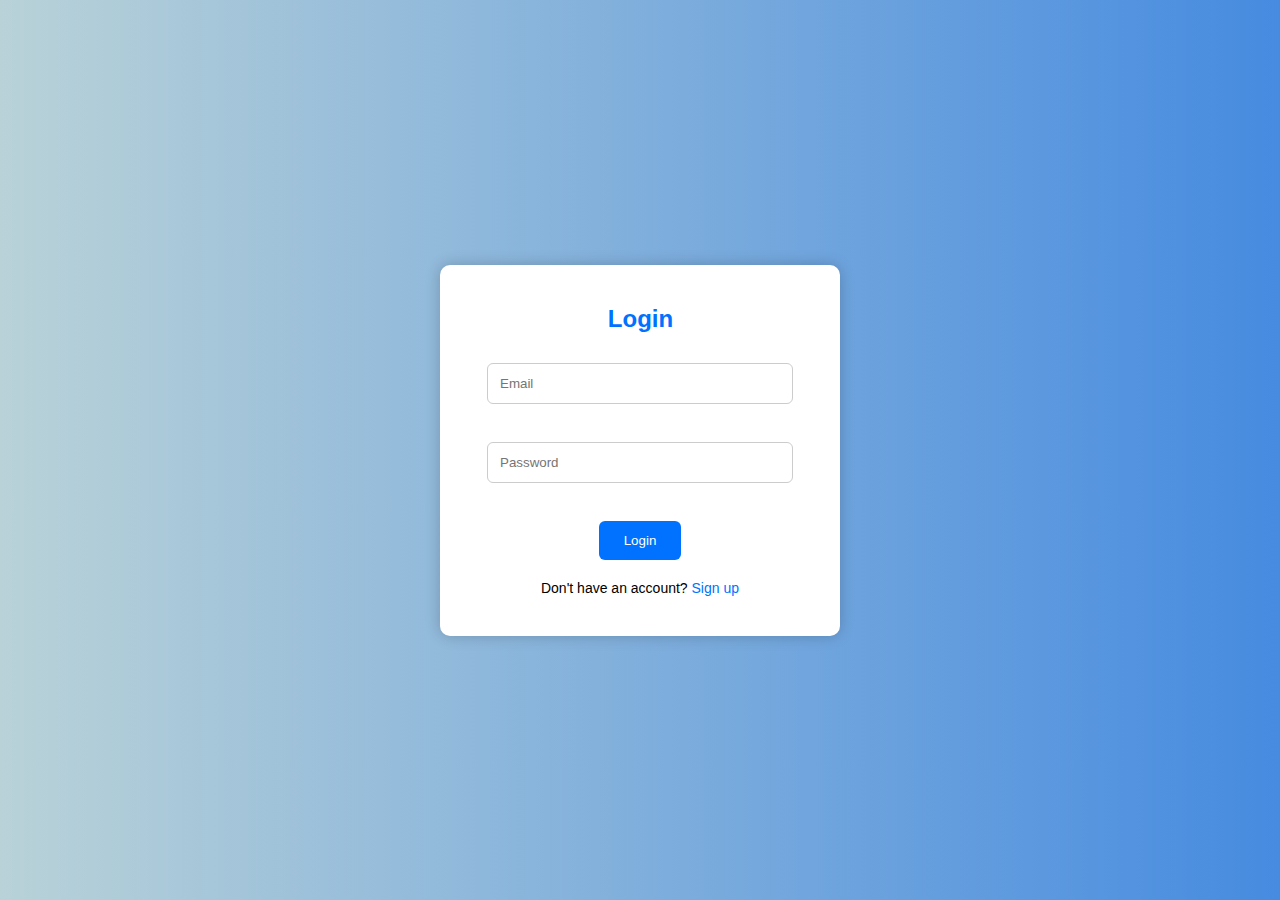
<file: index.html>
<!DOCTYPE html>
<html lang="en">
<head>
  <meta charset="UTF-8">
  <title>Login Page</title>
  <link rel="stylesheet" href="style.css">
</head>
<body>

  <form onsubmit="loginUser(event)">
    <h2>Login</h2>
    <input type="email" id="email" placeholder="Email" required><br><br>
    <input type="password" id="password" placeholder="Password" required><br><br>
    <button type="submit">Login</button>
    <p id="response" style="color: red;"></p>
    <p>Don't have an account? <a href="signup.html">Sign up</a></p>
  </form>

<script>
  const scriptURL = "https://script.google.com/macros/s/AKfycbwAlcJjiPQGO2bs6pN_8plkJ4O7Or4W5X7ltG9Ovqu5TmfHc47oU3hQpTT_idVgFbdaIQ/exec";

  // Prevent going back to login page if already logged in
  if (localStorage.getItem("loggedIn") === "true") {
    window.location.href = "home.html?user=" + encodeURIComponent(localStorage.getItem("userEmail"));
  }

  function loginUser(event) {
    event.preventDefault();

    const email = document.getElementById("email").value.trim();
    const password = document.getElementById("password").value.trim();

    const formData = new FormData();
    formData.append("action", "login");
    formData.append("email", email);
    formData.append("password", password);

    fetch(scriptURL, { method: "POST", body: formData })
      .then(res => res.text())
      .then(response => {
        console.log("Server response:", response);
        if (response === "success") {
          localStorage.setItem("loggedIn", "true");
          localStorage.setItem("userEmail", email); // store user email
          window.location.href = "home.html?user=" + encodeURIComponent(email);
        } else {
          document.getElementById("response").textContent = "❌ Invalid email or password.";
        }
      })
      .catch(error => {
        console.error("Login error:", error);
        document.getElementById("response").textContent = "❌ Network error.";
      });
  }
</script>

</body>
</html>
</file>
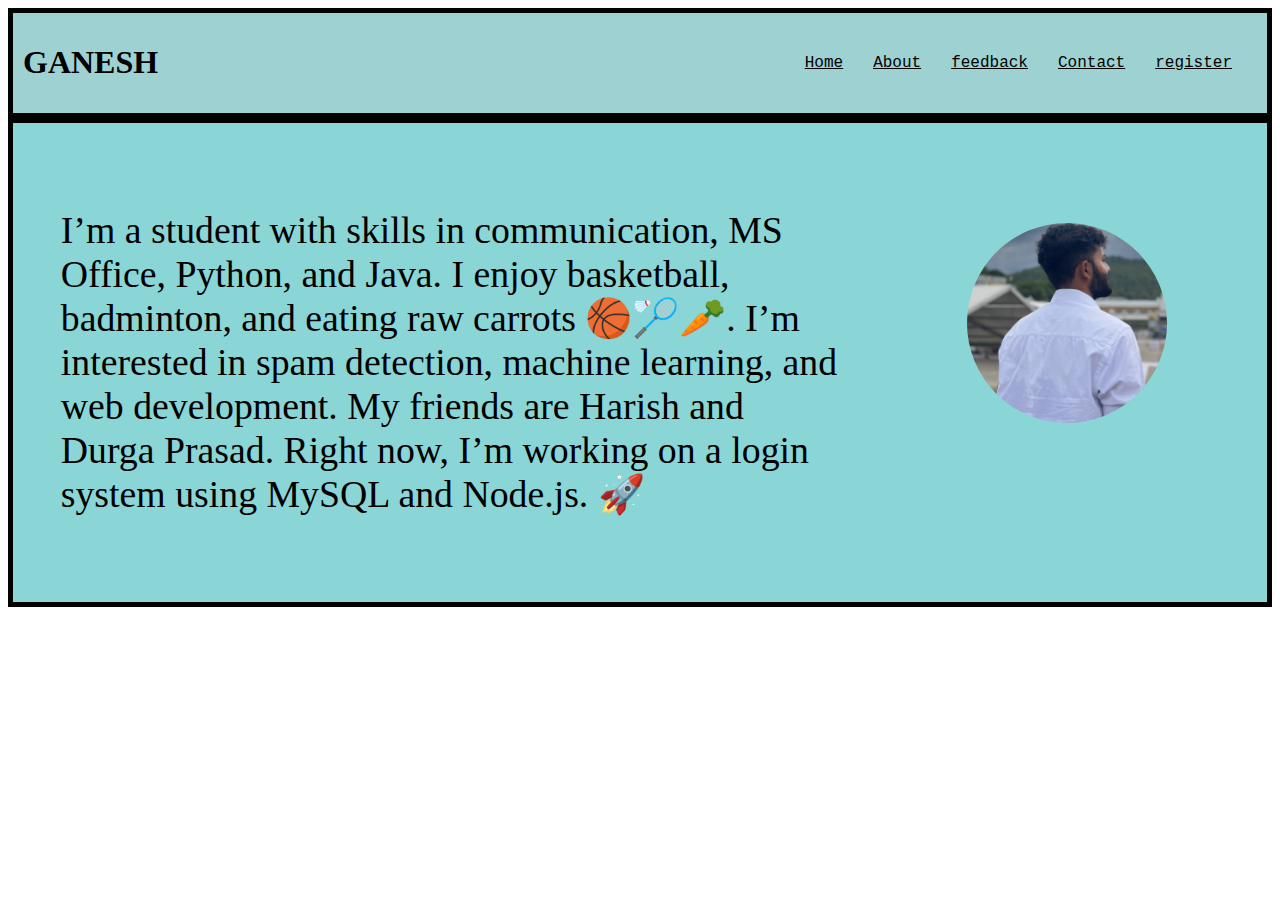
<file: about.html>
<!DOCTYPE html>
<html lang="en">
<head>
    <meta charset="UTF-8">
    <meta name="viewport" content="width=device-width, initial-scale=1.0">
    <title>About</title>
    <link rel="stylesheet" href="about.css">
</head>
<body>
    <div class="media">
    <div class="header1">
        <h1>GANESH</h1 src="IMG_1666.jpg" alt="LOGO" onclick="toggleMenu()">   
    <div class="int">
        <a class="int1"  href="home.html">Home</a>
        <a class="int1"  href="about.html">About</a>
        <a class="int1"  href="feedback.html">feedback</a>
        <a class="int1"  href="contact.html">Contact</a>
         <a class="int1" href="register.html">register</a>
    </div>
     <script>
    function toggleMenu() {
      const nav = document.getElementById("navLinks");
      nav.classList.toggle("show");
    }
  </script>
    </div>


 
    <div class="div1">
        <div class="div11">
         <p>I’m a student with skills in communication, MS Office, Python, and Java. I enjoy basketball, badminton,
             and eating raw carrots 🏀🏸🥕. I’m interested in spam detection, machine learning, and web development.
             My friends are Harish and Durga Prasad. Right now, I’m working on a login system using MySQL and Node.js. 🚀</p>
         
        </div>
        <div class="profile"><img src="IMG_1666.jpg" style="width: 200px; height: 200px; border-radius: 50%; object-fit: cover; padding: 10vh;"></div>
    </div>
    </div>
</body>
</html>
</file>
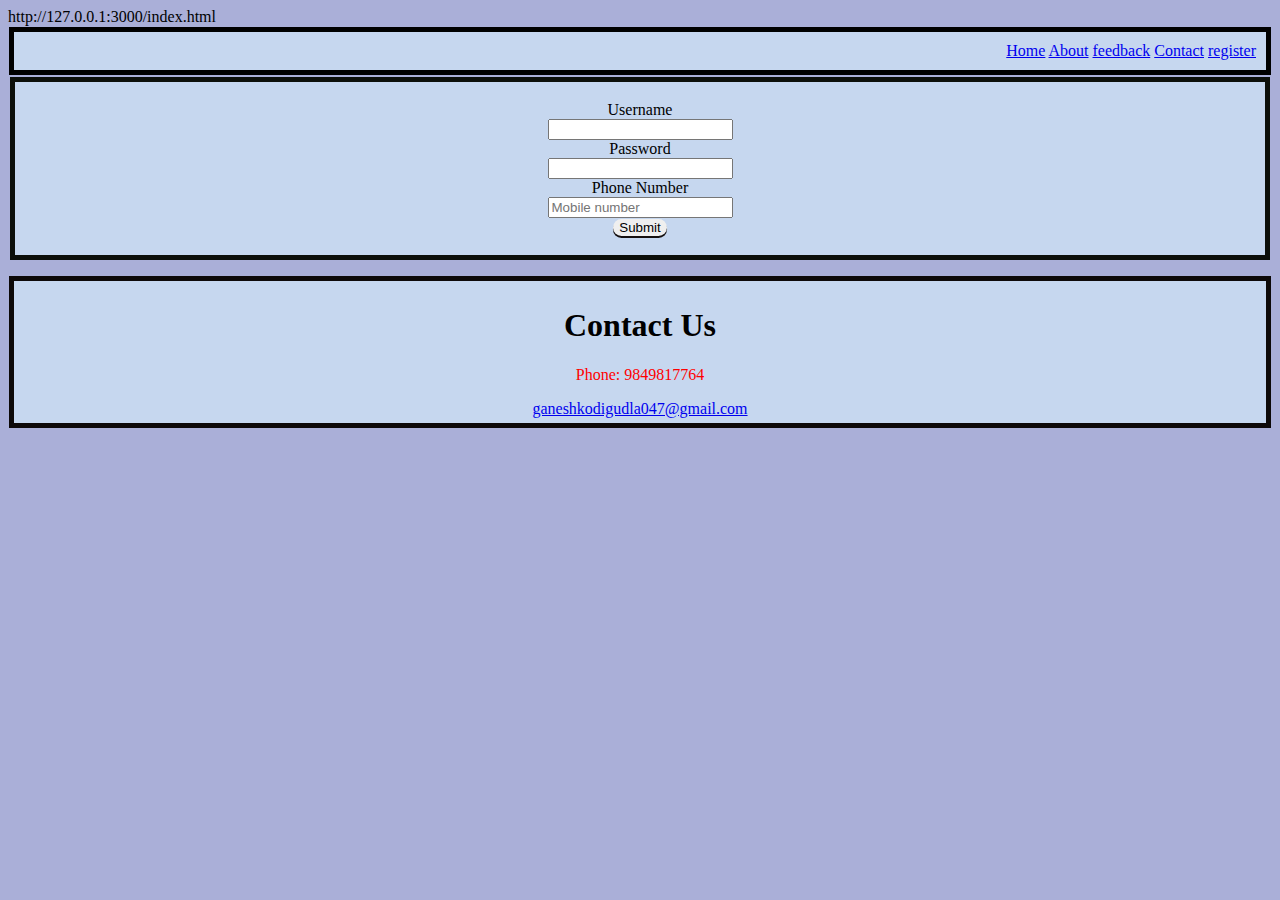
<file: contact.html>
<!DOCTYPE html>http://127.0.0.1:3000/index.html
<html lang="en">
<head>
    <link rel="stylesheet" href="contact.css">
</head> 
<body class="body">

    <div>
        <div class="header1">
            <div class="int">
                <a class="int1" href="home.html">Home</a>
                <a class="int1" href="about.html">About</a>
                <a class="int1" href="feedback.html">feedback</a>
                <a class="int1" href="contact.html">Contact</a>
                <a class="int1" href="register.html">register</a>
            </div>
        </div>

        <div class="div1">
            <div>
                <form id="login-form">
                    <label for="username">Username</label><br>
                    <input type="text" id="username" name="username"><br>

                    <label for="password">Password</label><br>
                    <input type="text" id="password" name="password"><br>

                    <label for="phone-number">Phone Number</label><br>
                    <input type="text" id="phone-number" name="phone_no" placeholder="Mobile number" autocomplete="off" pattern="\d{10}" required maxlength="10"><br>

                    <button class="submit" type="submit">Submit</button>
                </form>
            </div>
        </div>
 <p id="result"></p></div>
        <div>
            <div class="uses">
                <h1 class="us">Contact Us</h1>
                <p class="ph">Phone: 9849817764</p>
                <a href="mailto:ganeshkodigudla047@gmail.com">ganeshkodigudla047@gmail.com</a>
            </div>
        </div>

        <script>
        
            const usersDB = {
                "ganesh": "password123",
                "harish": "pregnent",
                "durga": "ezra123",
                "hemanth": "hem123",
                "vani": "dontknow"
            };
    
            document.getElementById('login-form').addEventListener('submit', function(event) {
                event.preventDefault();
                
                const username = document.getElementById('username').value;
                const password = document.getElementById('password').value;
                const resultDiv = document.getElementById('result');
    
                if (usersDB[username] && usersDB[username] === password) {
                    resultDiv.textContent = "✅ Login Successful!";
                    resultDiv.style.color = "green";
                } else {
                    resultDiv.textContent = "❌ Invalid username or password";
                    resultDiv.style.color = "red";
                }
            });
        </script>
    </div>

</body>
</html>
</file>
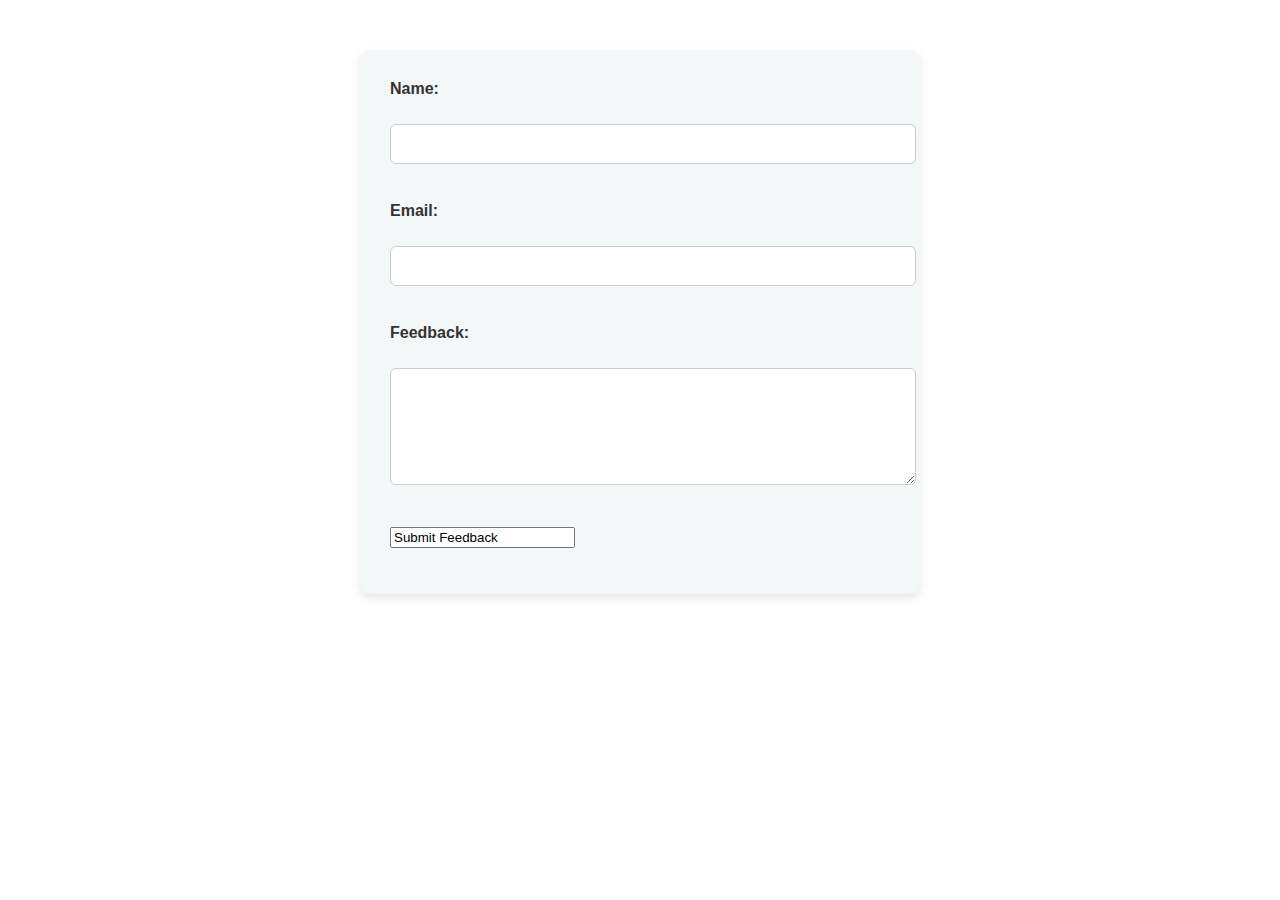
<file: feedback.html>
<!DOCTYPE html>
<html lang="en">
<head>
  <meta charset="UTF-8">
  <meta name="viewport" content="width=device-width, initial-scale=1.0">
  <title>Feedback Form</title>
  <link rel="stylesheet" href="feedback.css">
</head>
<body>

  <form id="feedback-form">
    <label>Name:</label><br>
    <input type="text" name="name" required><br><br>

    <label>Email:</label><br>
    <input type="email" name="email" required><br><br>

    <label>Feedback:</label><br>
    <textarea name="message" rows="5" required></textarea><br><br>

    <input type="subit" value="Submit Feedback">

    <p id="response" style="text-align:center;"></p>
  </form>

  <script>
    const scriptURL = "https://script.google.com/macros/s/AKfycbwmirfiKEgscKmHyaSeftGJKo_nrdcMka0Q2BxQNnxJjdS4UugrWf5P-7fYK0aN383V/exec";
    const form = document.getElementById("feedback-form");
    const responseMsg = document.getElementById("response");

    form.addEventListener("submit", (e) => {
      e.preventDefault();
      fetch(scriptURL, { method: "POST", body: new FormData(form)})
        .then(res => res.text())
        .then(text => {
          if (text.includes("Success")) {
            responseMsg.innerHTML = "✅ Feedback submitted successfully! Redirecting...";
            form.reset();
            setTimeout(() => {
              window.location.href = "home.html"; 
            }, 1500);
          } else {
            throw new Error(text);
          }
        })
        .catch(err => {
          responseMsg.innerHTML = "❌ Feedback submission failed.";
          console.error("Error!", err.message);
        });
    });
  </script>

</body>
</html>
</file>
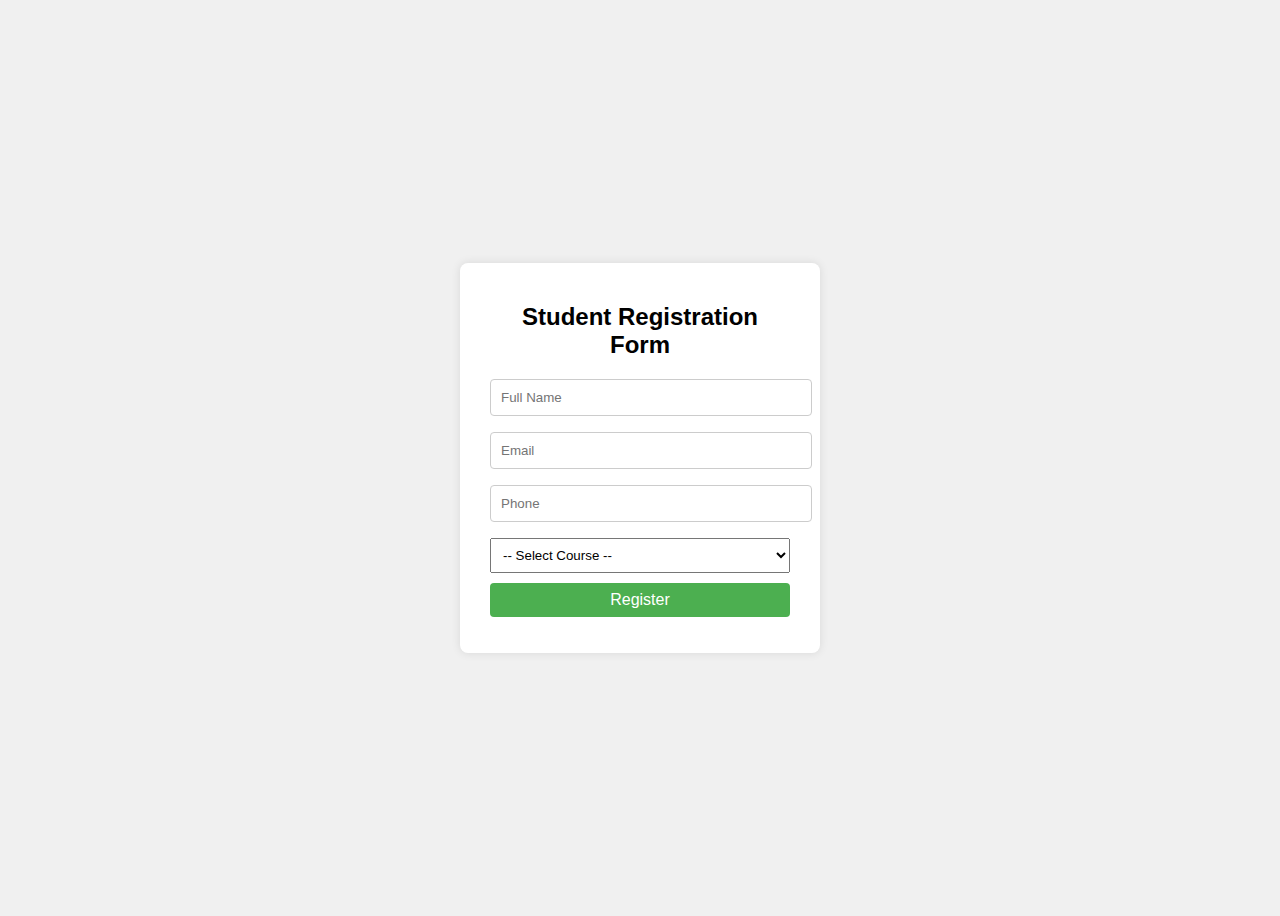
<file: register.html>
<!DOCTYPE html>
<html>
<head>
  <title> student Registration Form</title>
  <link rel="stylesheet" href="register.css">
</head>
<body>

  <div class="form-container">
    <h2 style="text-align: center;">Student Registration Form</h2>

      <form id="registration-form" onsubmit="submitForm(event)">
        <input type="text" name="name" required placeholder="Full Name" />
        <input type="email" name="email" required placeholder="Email" />
        <input type="text" name="phone" required placeholder="Phone" />
        <select name="course" required>
          <option value="">-- Select Course --</option>
          <option value="B.Tech">B.Tech</option>
          <option value="B.Sc">B.Sc</option>
          <option value="B.Com">B.Com</option>
        </select>
        <button type="submit">Register</button>
      </form>

  <p id="response"></p>

    <script>
  const scriptURL = 'https://script.google.com/macros/s/AKfycbzzlfPusgIDOtDrSlJ1lHZRU5HtTcpq7qTmwKqNOSMTkDXyAznAhwhBqJbkXYsmVdMa/exec';
  const form = document.getElementById('registration-form');
  const responseMsg = document.getElementById('response');

  function submitForm(e) {
    e.preventDefault();
    fetch(scriptURL, {
      method: 'POST',
      body: new FormData(form)
    })
    .then(response => response.text())
    .then(text => {
      if (text.includes("Success")) {
        responseMsg.innerHTML = "✅ Registration successful! Redirecting...";
        form.reset();
        setTimeout(() => {
          window.location.href = "home.html";  
        }, 1500);
      } else {
        throw new Error(text);
      }
    })
    .catch(error => {
      responseMsg.innerHTML = "❌ Registration failed.";
      console.error('Error!', error.message);
    });
  }
</script>

  </div>

</body>
</html>
</file>
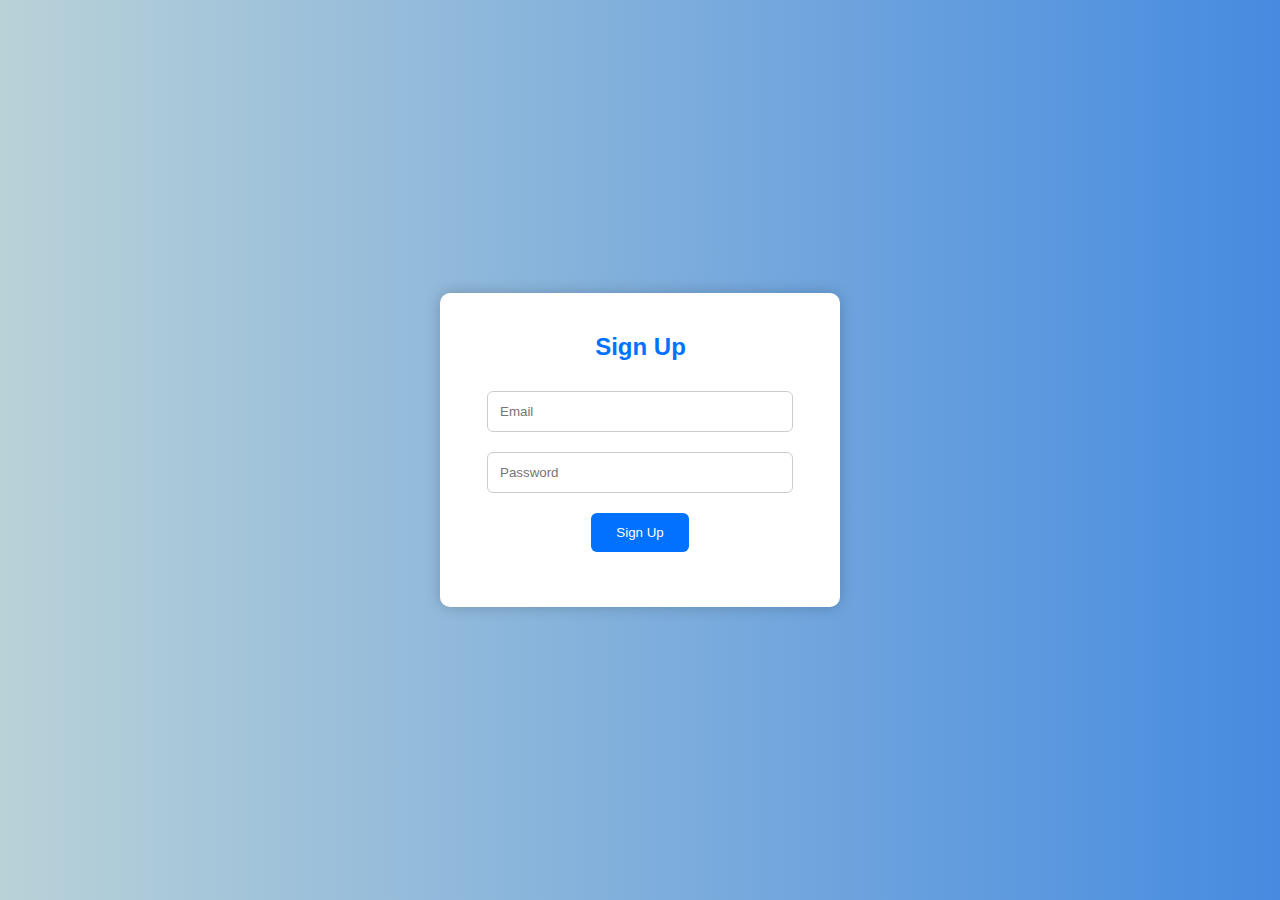
<file: signup.html>
<!DOCTYPE html>
<html>
<head>
  <title>Sign Up</title>
  <link rel="stylesheet" href="style.css">
</head>
<body>
  <form id="signup-form" onsubmit="signUpUser(event)">
    <h2>Sign Up</h2>
    <input type="email" id="email" placeholder="Email" required><br>
    <input type="password" id="password" placeholder="Password" required><br>
    <button type="submit">Sign Up</button>
    <p id="response" style="color: red;"></p>
  </form>

  <script>
    const signupURL = "https://script.google.com/macros/s/AKfycbxYoTNkPDrh2exDbrD48AUd9o3ktxbgjTM7Oe0HuXpCyKD_yeZiAoX-vweiOATi2rsKjA/exec";

    function signUpUser(event) {
      event.preventDefault();

      const email = document.getElementById("email").value.trim();
      const password = document.getElementById("password").value.trim();

      const formData = new FormData();
      formData.append("action", "signup"); // ✅ CRITICAL
      formData.append("email", email);
      formData.append("password", password);

      fetch(signupURL, { method: "POST", body: formData })
        .then(res => res.text())
        .then(response => {
          console.log("Server:", response); // Debug log

          if (response === "success") {
            document.getElementById("response").style.color = "green";
            document.getElementById("response").textContent = "✅ Registered successfully!";
            setTimeout(() => window.location.href = "home.html", 2000); // Go to login page
          } else if (response === "exists") {
            document.getElementById("response").textContent = "⚠️ Email already registered.";
          } else {
            document.getElementById("response").textContent = "❌ Registration failed.";
          }
        })
        .catch(error => {
          console.error("Signup error:", error);
          document.getElementById("response").textContent = "❌ Network error.";
        });
    }
  </script>
</body>
</html>
</file>
<file: style.css>
* {
  margin: 0;
  padding: 0;
  box-sizing: border-box;
  font-family: "Segoe UI", sans-serif;
}


body {
  height: 100vh;
  display: flex;
  justify-content: center;
  align-items: center;
  background: linear-gradient(to right, #b9d2d8, #468be0);
}


form {
  background-color: white;
  padding: 40px 30px;
  border-radius: 10px;
  box-shadow: 0px 0px 15px rgba(0,0,0,0.2);
  width: 150%;
  max-width: 400px;
  text-align: center;
}


h2 {
  margin-bottom: 20px;
  color: #0072ff;
  flex-direction: column;
  padding-left: 1px;
}


input[type="email"],
input[type="password"],
input[type="text"] {
  width: 90%;
  padding: 12px;
  margin: 10px 0;
  border: 1px solid #ccc;
  border-radius: 6px;
}


button {
  background-color: #0072ff;
  color: white;
  padding: 12px 25px;
  border: none;
  border-radius: 6px;
  cursor: pointer;
  margin-top: 10px;
  transition: 0.3s;
}

button:hover {
  background-color: #d80000;
}


#response {
  margin-top: 15px;
  font-weight: bold;
}


p {
  margin-top: 20px;
  font-size: 14px;
}

a {
  color: #0072ff;
  text-decoration: none;
}

a:hover {
  text-decoration: underline;
}
.divide{
    flex-direction: column;
}
</file>
<file: about.css>
.int{
    padding: 10px;
    display: flex;
    flex-direction:row;
    align-items: center;
}

.int1{
    padding: 5px;
    margin: 10px;
    font-family: 'Courier New', Courier, monospace;
    color: black;
}

h1{
    color: black;
}

.header1{
    background-color: rgb(158, 210, 210);
    border: 5px solid black;
    padding: 10px;
    display: flex;
    flex-direction: row;
    justify-content: space-between;
    
}
.div1{
    background-color: rgb(138, 213, 213);
    border: 5px solid black;
    padding: 10px;
    display: flex;
    flex-direction: row;
    justify-content: space-between;   
}
.name{
    color: rgb(246, 35, 106);
}
.div11{
    text-align: left;
    font-size: 10mm;
    padding: 1cm;

}
.div2{
    border: 8px solid rgb(13, 9, 9);
}
</file>
<file: contact.css>
.body{
    background-color: #aaafd8;
}

.header1{
    background-color: rgb(198, 215, 239);
    margin: 1px;
    border: 5px solid black;
    padding: 10px;
    display: flex;
    background-size: cover;
    flex-direction: row;
    justify-content: right;
    
}

.media{
    @media screen and (max-width: 600px) {
        .int {
            flex-direction: column;
            text-align: center;
        }
        .profile {
            margin-top: 20px;
        }
    }
}


.div1{
    background-color: rgb(198, 215, 239);
    border: 5px solid rgb(12, 15, 10);
    margin: 2px;
    padding: 5mm;
    text-align: center;
}
.submit:active{
    transform: translateY(5px);
    box-shadow: 0 5px;
    background-color: #8bd98d;
    border: none;
    border-radius: 20px;
    box-shadow: 0 2px  #ef8787;
}
.submit{
    border: none;
    border-radius: 20px;
    box-shadow: 0 2px  #151010;
}

.uses{text-align: center;
    text-transform: uppercase;
    text-transform: initial;
    background-color: rgb(198, 215, 239);
    padding: 5px;
    border: 5px solid rgb(13, 9, 9);
    margin: 1px;
}
.ph{
color:red;
}
.mail{
    color:red;
}
.us1{
    color: red;
}
</file>
<file: feedback.css>
/* Container Styling */
form {
  max-width: 500px;
  margin: 50px auto;
  padding: 30px;
  background: #f4f7f8;
  border-radius: 10px;
  box-shadow: 0 4px 10px rgba(0, 0, 0, 0.1);
  font-family: 'Segoe UI', sans-serif;
}

.media{
    @media screen and (max-width: 600px) {
        .int {
            flex-direction: column;
            text-align: center;
        }
        .profile {
            margin-top: 20px;
        }
    }
}

/* Label Styling */
form label {
  display: block;
  margin-bottom: 8px;
  font-weight: 600;
  color: #333;
}

/* Input and Textarea Styling */
form input[type="text"],
form input[type="email"],
form textarea {
  width: 100%;
  padding: 10px 12px;
  margin-bottom: 20px;
  border: 1px solid #ccc;
  border-radius: 6px;
  background: #fff;
  font-size: 16px;
  transition: border 0.3s ease;
}

form input:focus,
form textarea:focus {
  border-color: #0066cc;
  outline: none;
}

/* Button Styling */
form input[type="submit"] {
  background-color: #0066cc;
  color: #fff;
  border: none;
  padding: 12px 20px;
  border-radius: 6px;
  font-size: 16px;
  cursor: pointer;
  transition: background 0.3s ease;
}

form input[type="submit"]:hover {
  background-color: #0052a3;
}

.int{
    display: flex;
    background-color: rgb(240, 243, 243);
    border: 2px solid black;
}

.int1{
    padding: 5px;
    margin: 10px;
    font-family: 'Courier New', Courier, monospace;
    color: rgb(9, 9, 9);
}
</file>
<file: register.css>
body {
    font-family: Arial, sans-serif;
    background: #f0f0f0;
    display: flex;
    justify-content: center;
    align-items: center;
    height: 100vh;
  }
  .form-container {
    background: #fff;
    padding: 20px 30px;
    border-radius: 8px;
    box-shadow: 0 0 10px rgba(0,0,0,0.1);
    width: 300px;
  }
  .form-container h2 {
    text-align: center;
    margin-bottom: 20px;
  }
  input[type="text"],
  input[type="email"],
  input[type="password"] {
    width: 100%;
    padding: 10px;
    margin: 8px 0 16px;
    border: 1px solid #ccc;
    border-radius: 4px;
  }
  button {
    width: 100%;
    padding: 10px;
    background-color: #4CAF50;
    color: white;
    border: none;
    border-radius: 4px;
    font-size: 16px;
  }
  button:hover {
    background-color: #45a049;
  }
  input, select, button {
      display: block;
      width: 100%;
      margin: 10px 0;
      padding: 8px;
    }
</file>
